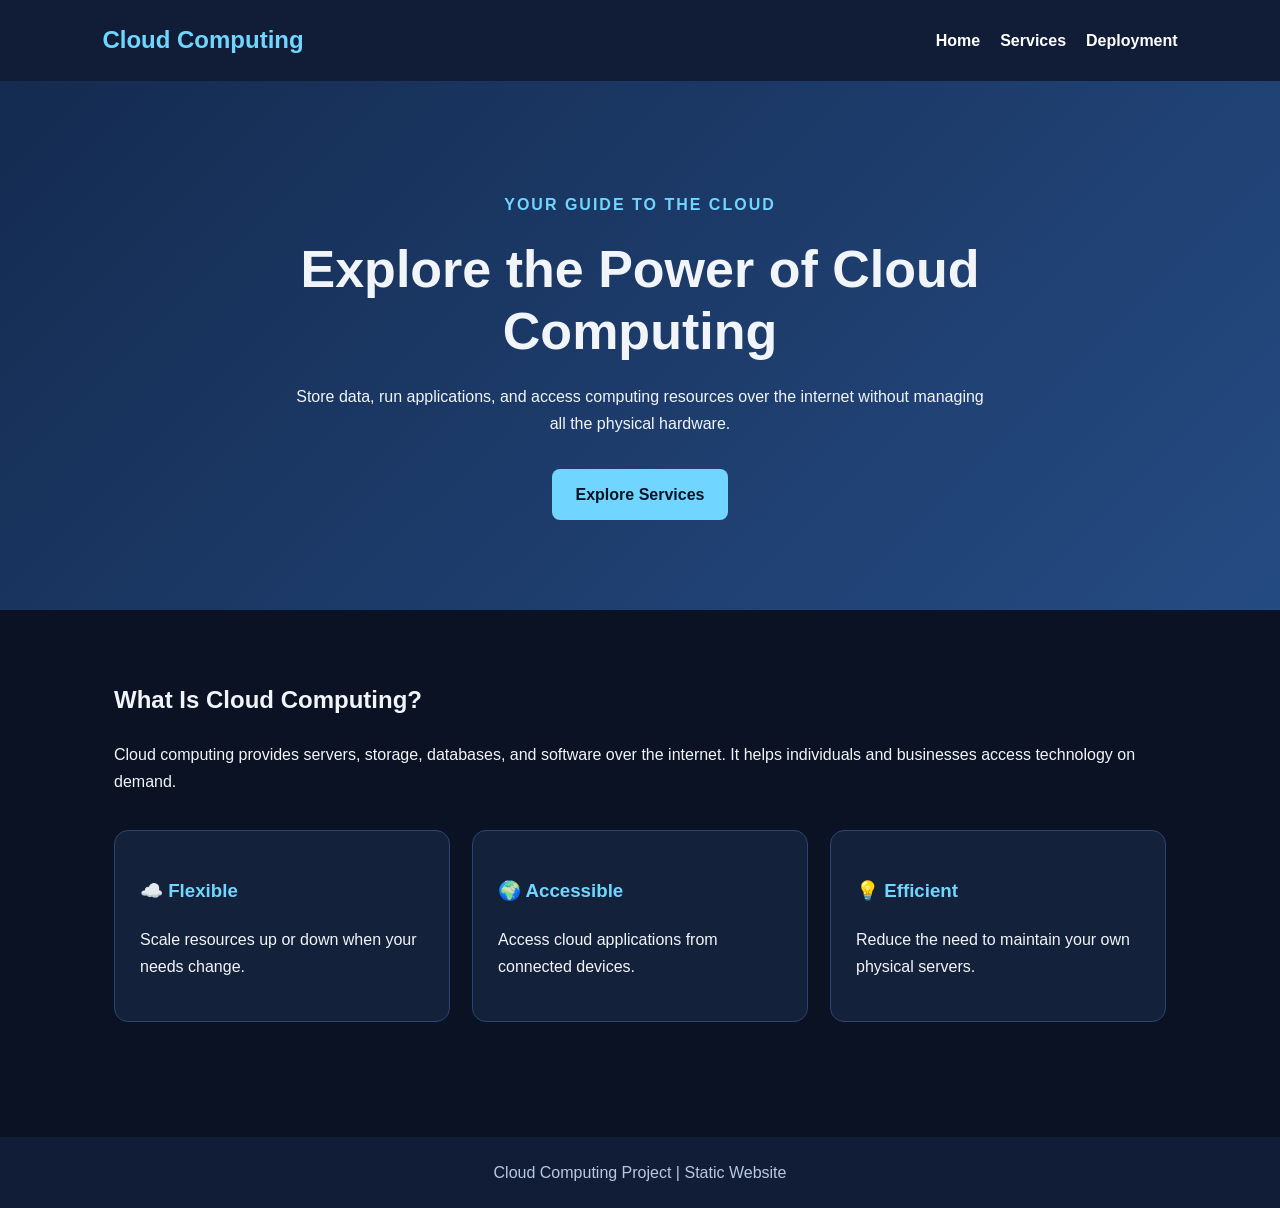
<file: index.html>
<!DOCTYPE html>
<html lang="en">
<head>
  <meta charset="UTF-8">
  <meta name="viewport" content="width=device-width, initial-scale=1.0">
  <title>Cloud Computing | Home</title>
  <link rel="stylesheet" href="style.css">
</head>
<body>
  <header>
    <h2>Cloud Computing</h2>
    <nav>
      <a href="index.html">Home</a>
      <a href="services.html">Services</a>
      <a href="deployment.html">Deployment</a>
    </nav>
  </header>

  <main class="hero">
    <p class="tag">YOUR GUIDE TO THE CLOUD</p>
    <h1>Explore the Power of Cloud Computing</h1>
    <p>Store data, run applications, and access computing resources
       over the internet without managing all the physical hardware.</p>
    <a class="btn" href="services.html">Explore Services</a>
  </main>

  <section class="content">
    <h2>What Is Cloud Computing?</h2>
    <p>Cloud computing provides servers, storage, databases, and
       software over the internet. It helps individuals and businesses
       access technology on demand.</p>

    <div class="cards">
      <article class="card">
        <h3>☁️ Flexible</h3>
        <p>Scale resources up or down when your needs change.</p>
      </article>
      <article class="card">
        <h3>🌍 Accessible</h3>
        <p>Access cloud applications from connected devices.</p>
      </article>
      <article class="card">
        <h3>💡 Efficient</h3>
        <p>Reduce the need to maintain your own physical servers.</p>
      </article>
    </div>
  </section>

  <footer>Cloud Computing Project | Static Website</footer>
</body>
</html>
</file>
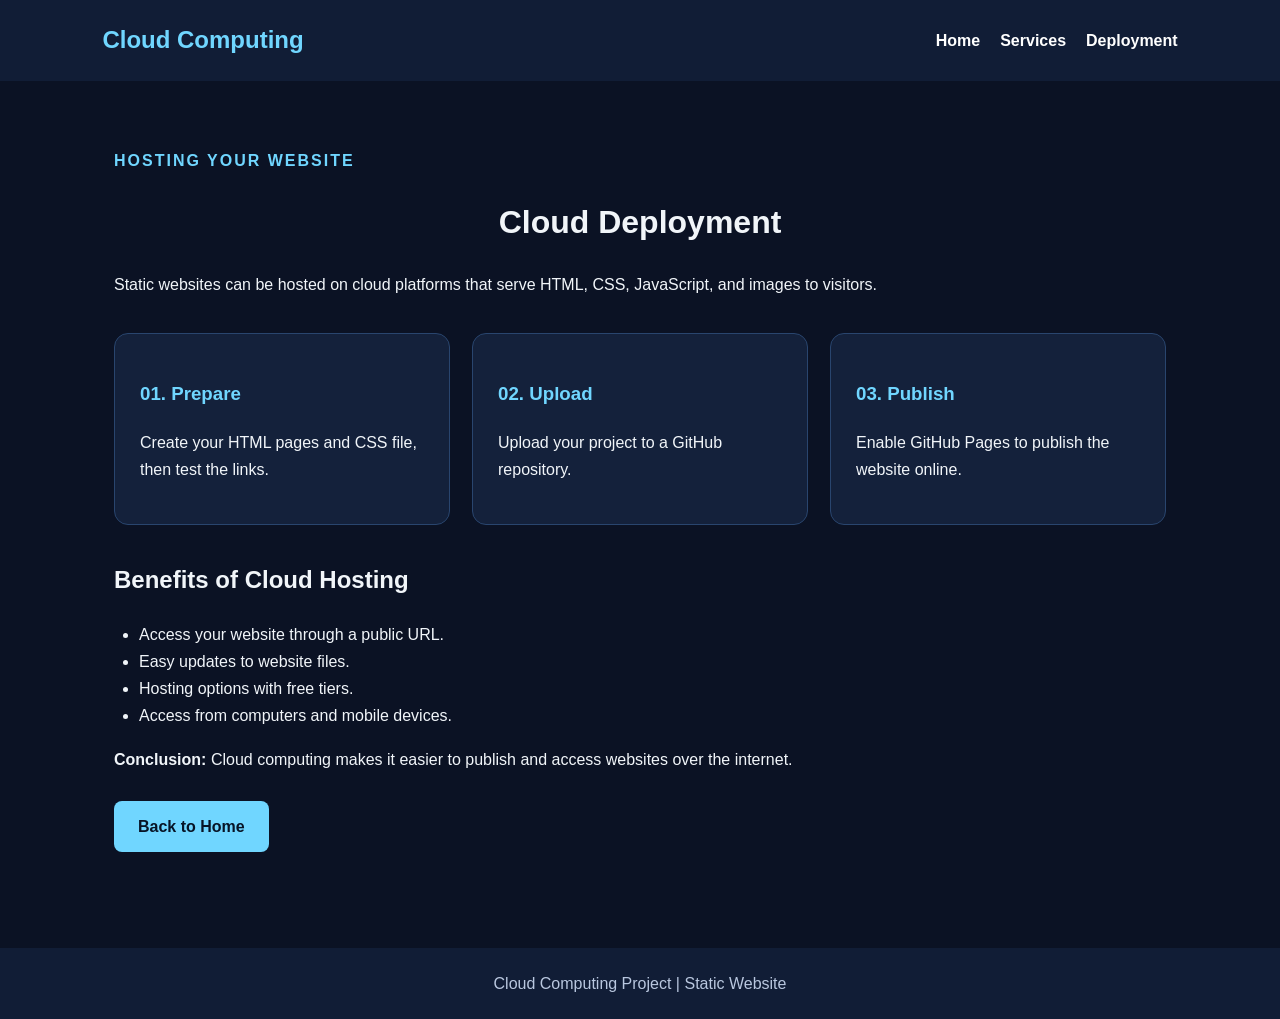
<file: deployment.html>
<!DOCTYPE html>
<html lang="en">
<head>
  <meta charset="UTF-8">
  <meta name="viewport" content="width=device-width, initial-scale=1.0">
  <title>Cloud Deployment</title>
  <link rel="stylesheet" href="style.css">
</head>
<body>
  <header>
    <h2>Cloud Computing</h2>
    <nav>
      <a href="index.html">Home</a>
      <a href="services.html">Services</a>
      <a href="deployment.html">Deployment</a>
    </nav>
  </header>

  <main class="content">
    <p class="tag">HOSTING YOUR WEBSITE</p>
    <h1>Cloud Deployment</h1>
    <p>Static websites can be hosted on cloud platforms that serve
       HTML, CSS, JavaScript, and images to visitors.</p>

    <div class="cards">
      <article class="card">
        <h3>01. Prepare</h3>
        <p>Create your HTML pages and CSS file, then test the links.</p>
      </article>
      <article class="card">
        <h3>02. Upload</h3>
        <p>Upload your project to a GitHub repository.</p>
      </article>
      <article class="card">
        <h3>03. Publish</h3>
        <p>Enable GitHub Pages to publish the website online.</p>
      </article>
    </div>

    <h2>Benefits of Cloud Hosting</h2>
    <ul class="benefits">
      <li>Access your website through a public URL.</li>
      <li>Easy updates to website files.</li>
      <li>Hosting options with free tiers.</li>
      <li>Access from computers and mobile devices.</li>
    </ul>

    <p><strong>Conclusion:</strong> Cloud computing makes it easier
       to publish and access websites over the internet.</p>
    <p><a class="btn" href="index.html">Back to Home</a></p>
  </main>

  <footer>Cloud Computing Project | Static Website</footer>
</body>
</html>
</file>
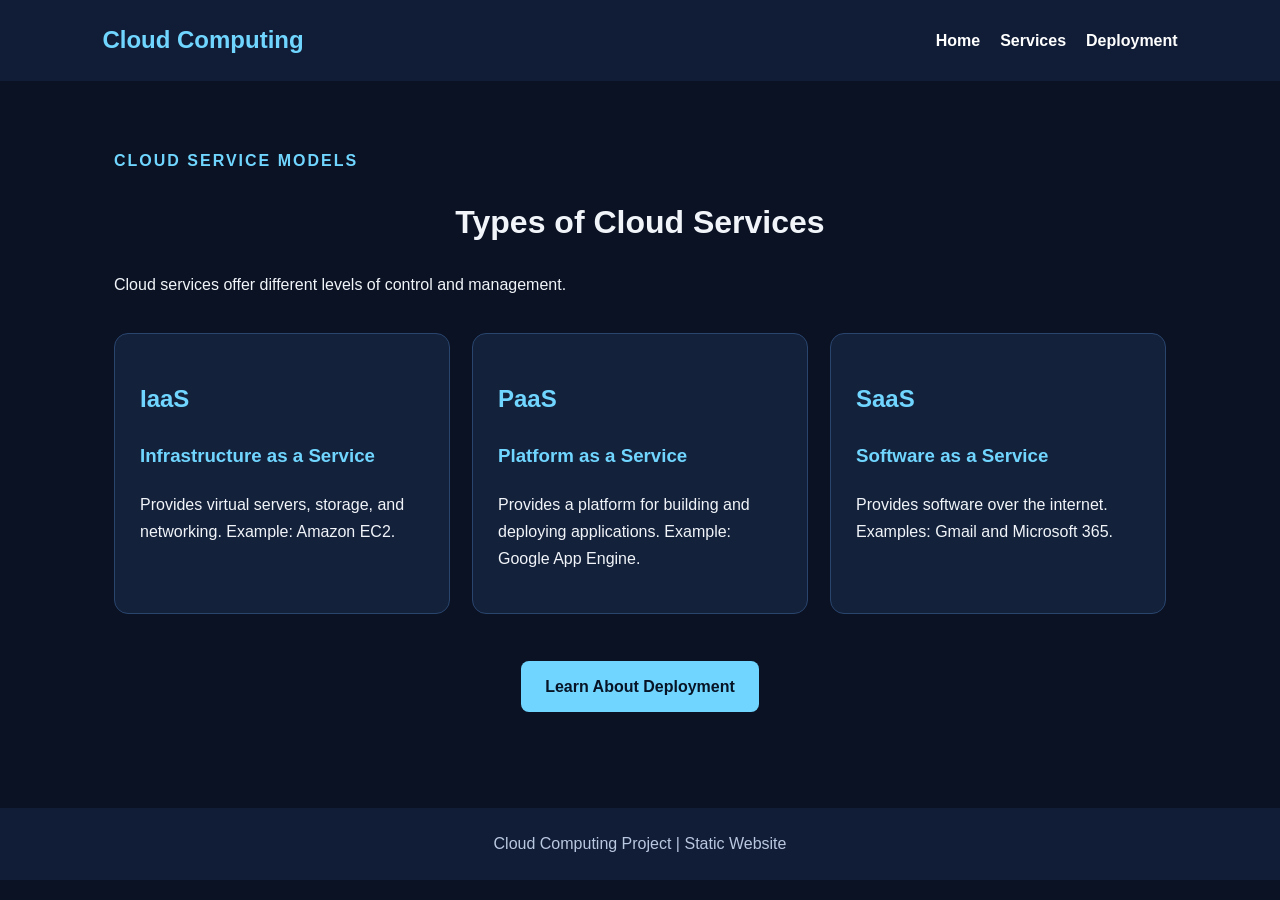
<file: services.html>
<!DOCTYPE html>
<html lang="en">
<head>
  <meta charset="UTF-8">
  <meta name="viewport" content="width=device-width, initial-scale=1.0">
  <title>Cloud Services</title>
  <link rel="stylesheet" href="style.css">
</head>
<body>
  <header>
    <h2>Cloud Computing</h2>
    <nav>
      <a href="index.html">Home</a>
      <a href="services.html">Services</a>
      <a href="deployment.html">Deployment</a>
    </nav>
  </header>

  <main class="content">
    <p class="tag">CLOUD SERVICE MODELS</p>
    <h1>Types of Cloud Services</h1>
    <p>Cloud services offer different levels of control and management.</p>

    <div class="cards">
      <article class="card">
        <h2>IaaS</h2>
        <h3>Infrastructure as a Service</h3>
        <p>Provides virtual servers, storage, and networking.
           Example: Amazon EC2.</p>
      </article>

      <article class="card">
        <h2>PaaS</h2>
        <h3>Platform as a Service</h3>
        <p>Provides a platform for building and deploying applications.
           Example: Google App Engine.</p>
      </article>

      <article class="card">
        <h2>SaaS</h2>
        <h3>Software as a Service</h3>
        <p>Provides software over the internet.
           Examples: Gmail and Microsoft 365.</p>
      </article>
    </div>

    <p class="center">
      <a class="btn" href="deployment.html">Learn About Deployment</a>
    </p>
  </main>

  <footer>Cloud Computing Project | Static Website</footer>
</body>
</html>
</file>
<file: style.css>
/* 1. Basic page settings */
* {
  box-sizing: border-box;
}

body {
  margin: 0;
  font-family: Arial, sans-serif;
  background-color: #0b1224;
  color: #f1f5f9;
  line-height: 1.7;
}

/* 2. Header and navigation */
header {
  background-color: #111d36;
  padding: 20px 8%;
  display: flex;
  justify-content: space-between;
  align-items: center;
  flex-wrap: wrap;
  gap: 15px;
}

header h2 {
  margin: 0;
  color: #70d6ff;
}

nav {
  display: flex;
  gap: 20px;
  flex-wrap: wrap;
}

nav a {
  color: white;
  text-decoration: none;
  font-weight: bold;
}

nav a:hover {
  color: #70d6ff;
}

/* 3. Home page hero section */
.hero {
  text-align: center;
  padding: 90px 20px;
  background: linear-gradient(135deg, #142b50, #254b83);
}

.hero h1 {
  max-width: 800px;
  margin: 15px auto;
  font-size: clamp(32px, 5vw, 52px);
  line-height: 1.2;
}

.hero p {
  max-width: 700px;
  margin: 20px auto;
}

/* 4. Small highlighted text */
.tag {
  color: #70d6ff;
  font-weight: bold;
  letter-spacing: 2px;
}

/* 5. Main content area */
.content {
  max-width: 1100px;
  margin: auto;
  padding: 50px 24px;
}

.content > h1 {
  text-align: center;
}

/* 6. Service cards */
.cards {
  display: grid;
  grid-template-columns:
    repeat(auto-fit, minmax(220px, 1fr));
  gap: 22px;
  margin: 35px 0;
}

.card {
  background-color: #14213b;
  padding: 25px;
  border: 1px solid #29456e;
  border-radius: 14px;
  transition: transform 0.3s, border-color 0.3s;
}

.card h2,
.card h3 {
  color: #70d6ff;
}

.card:hover {
  transform: translateY(-5px);
  border-color: #70d6ff;
}

/* 7. Buttons */
.btn {
  display: inline-block;
  background-color: #70d6ff;
  color: #071426;
  text-decoration: none;
  padding: 12px 24px;
  border-radius: 8px;
  font-weight: bold;
  margin-top: 12px;
}

.btn:hover {
  background-color: white;
}

/* 8. Lists and centered content */
.benefits {
  padding-left: 25px;
}

.center {
  text-align: center;
}

/* 9. Footer */
footer {
  background-color: #111d36;
  color: #b9c7df;
  text-align: center;
  padding: 22px;
  margin-top: 30px;
}

/* 10. Mobile responsive design */
@media (max-width: 600px) {
  header {
    justify-content: center;
    text-align: center;
  }

  nav {
    justify-content: center;
    gap: 14px;
  }

  .hero {
    padding: 60px 20px;
  }

  .content {
    padding: 35px 18px;
  }
}
</file>
